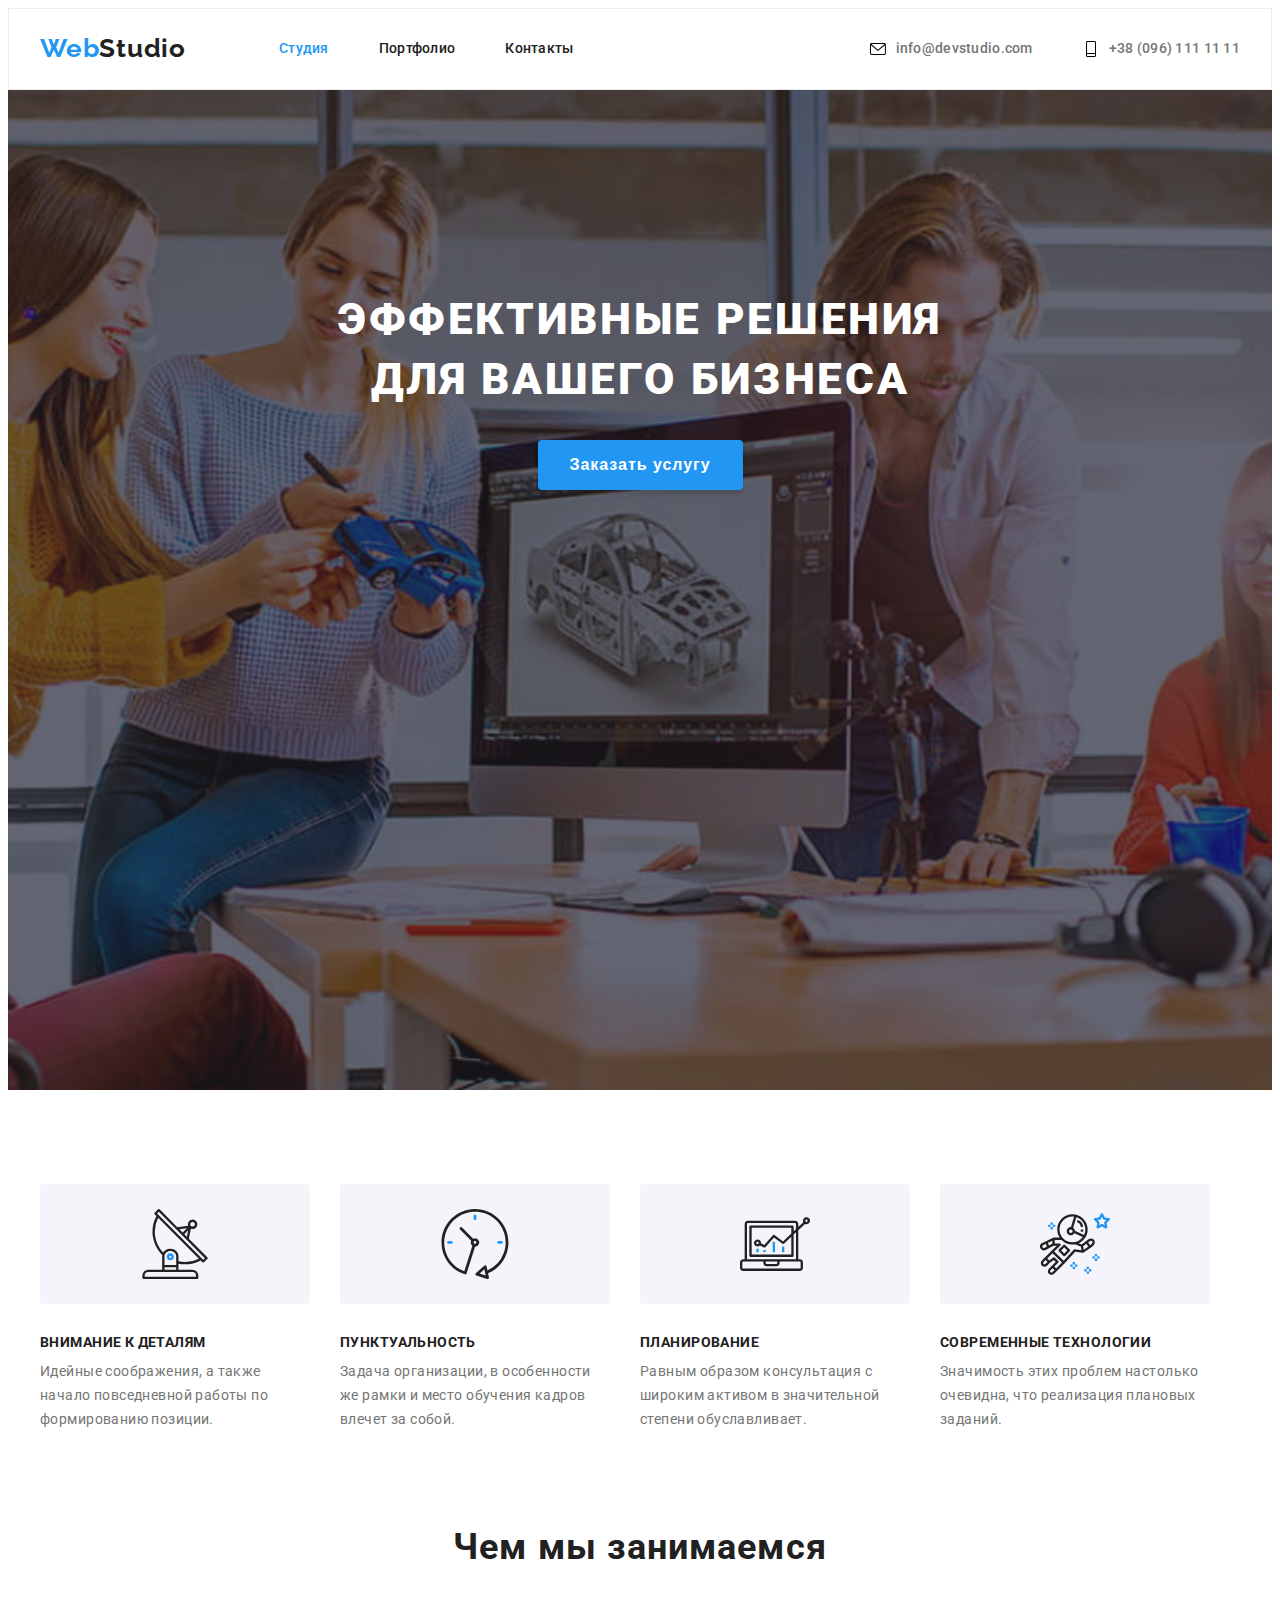
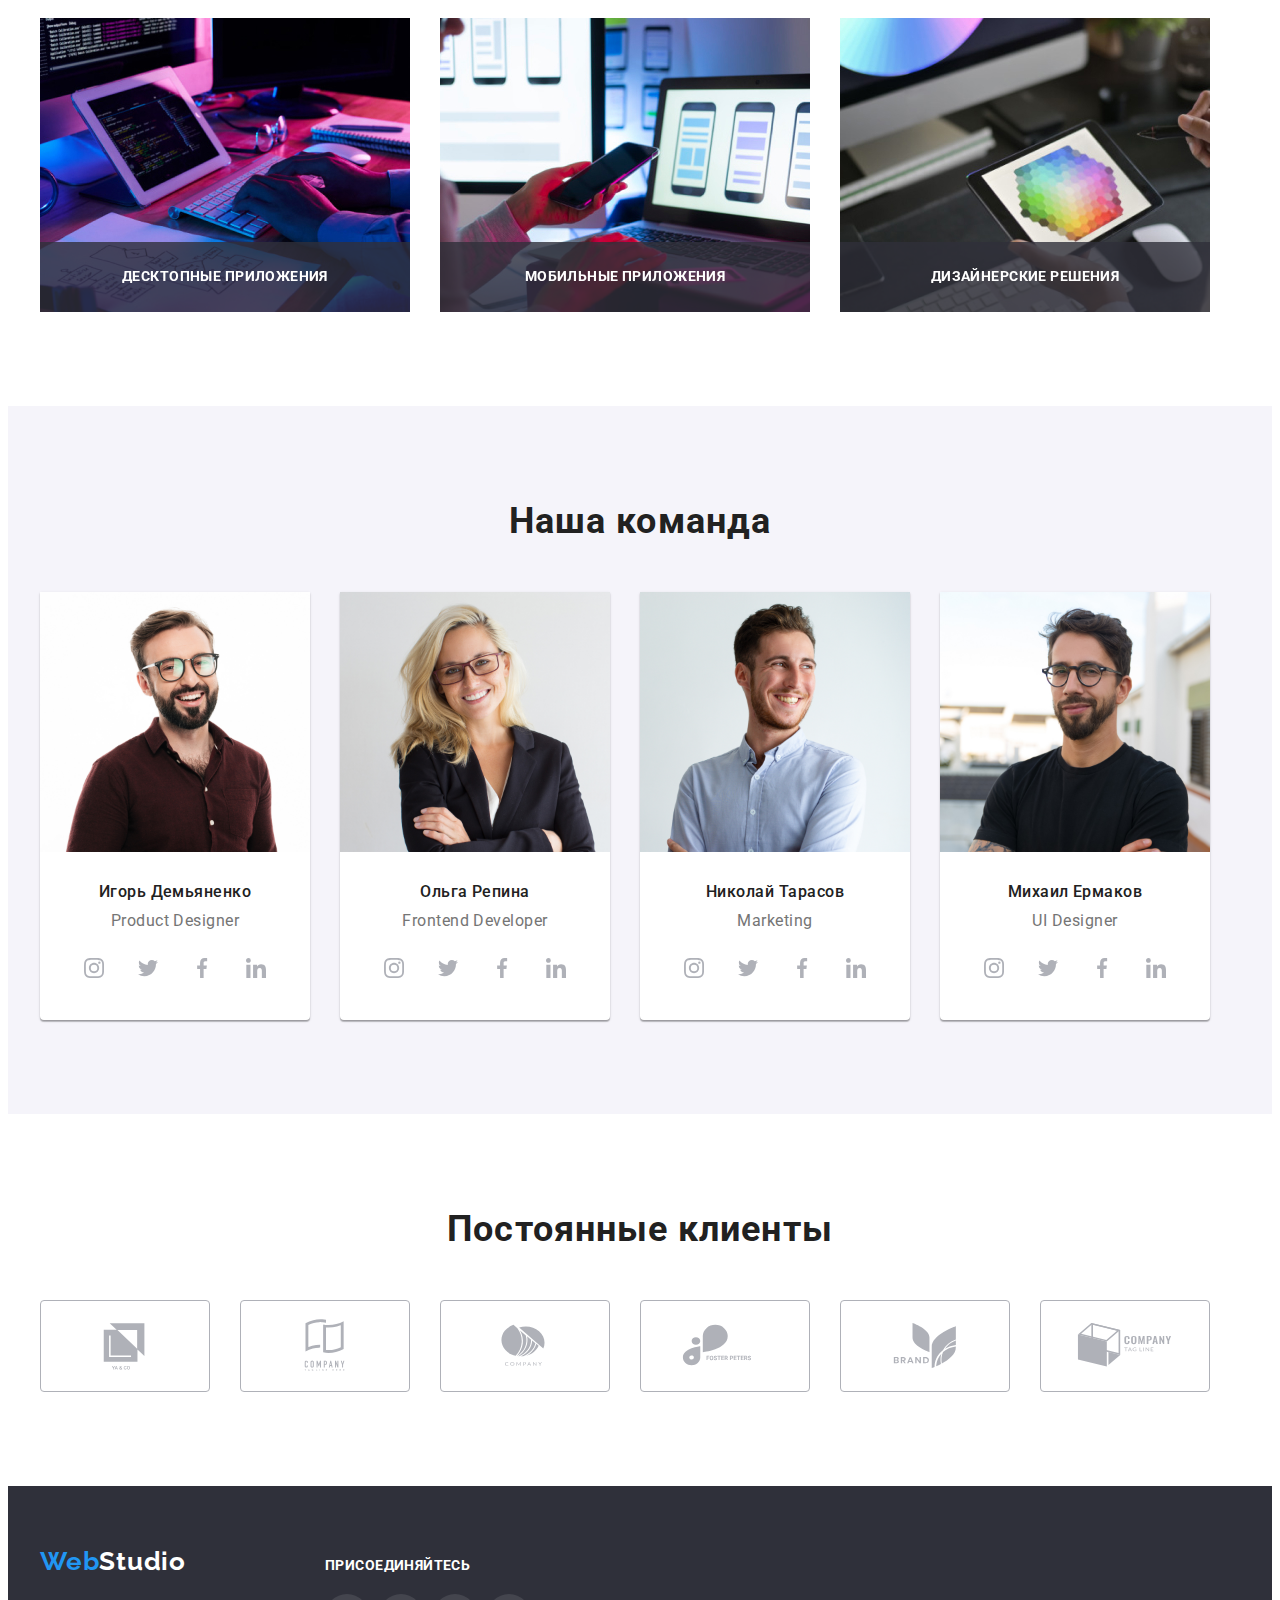
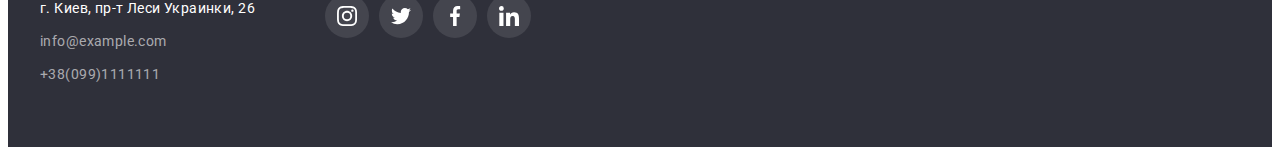
<file: index.html>
<!DOCTYPE html>
<html lang="ru">
    
<head>
    <meta charset="UTF-8">
    <meta http-equiv="X-UA-Compatible" content="IE=edge">
    <meta name="viewport" content="width=device-width, initial-scale=1.0">
    <title>Homework-2</title>
    <link href="https://fonts.googleapis.com/css2?family=Raleway:wght@700&family=Roboto:wght@400;500;700;900&display=swap"
        rel="stylesheet">
    <link rel="stylesheet" href="https://cdnjs.cloudflare.com/ajax/libs/modern-normalize/1.1.0/modern-normalize.min.css"
        integrity="sha512-wpPYUAdjBVSE4KJnH1VR1HeZfpl1ub8YT/NKx4PuQ5NmX2tKuGu6U/JRp5y+Y8XG2tV+wKQpNHVUX03MfMFn9Q=="
        crossorigin="anonymous" referrerpolicy="no-referrer" />
    <link rel="stylesheet" href="./css/styles.css">
</head>
<body>
    <!--Шапка сайта-->
    <header class="page-header">
       <div class="container">
        <div class="header-container">
            <nav class="header-nav">
                <a href="./site.html" class="logo" lang="en"><span class="logo-blue">Web</span>Studio</a>
                <ul class="site-nav list">
                    <li class="item"> <a href="" class="link current">Студия</a></li>
                    <li class="item"> <a href="./portfolio.html" class="link">Портфолио</a></li>
                    <li class="item"> <a href="" class="link">Контакты</a></li>
                </ul>
            </nav>
            <ul class="auto-nav list">
                <li class="li-adress">
            
                    <a href="info@devstudio.com" class="adress">
                        <svg class="adress-svg">
                            <use href="./img/logo company/sprite.svg#icon-envelope"></use>
                        </svg>
                        info@devstudio.com</a>
                </li>
                <li class="li-adress">
            
                    <a href="tel:+380961111111" class="adress">
                        <svg class="adress-svg">
                            <use href="./img/logo company/sprite.svg#icon-Vector"></use>
                        </svg>
                        +38 (096) 111 11 11</a>
                </li>
            </ul>
        </div>
       </div>

    </header>
    <main>
        <!--Герой-->
        <section class="hero-section">
            <div class="hero-container">
               
                <h1 class="hero-title">Эффективные решения для вашего бизнеса</h1>
                <button type="button" class="button" data-modal-open >Заказать услугу</button>
                <div data-modal class="hero-backdrop is-hidden" >
                    <div class="hero-modal">
                       <button data-modal-close type="button" class="hero-button"> 
                           <svg class="hero-svg"><use href="./img/logo company/sprite.svg#icon-close-black"></use></svg>
                       </button>
                    </div>
                </div>
            </div >
        </section>
        <!--Особенности-->
        <section class="features">            
            <div class="container">
            <h2 class="hide">Особенности</h2>
            <ul class="features-container list">
                    <li class="features-item">
                        <a class="features-a" href=""> <svg class="features-icon">
                                <use href="./img/icons/sprite.svg#icon-antenna"></use>
                            </svg>
                        </a>
                        <h3 class="third-text">Внимание к деталям</h3>
                        <p class="p-text">Идейные соображения, а также начало повседневной работы по формированию позиции.</p>
                    </li>
                    <li class="features-item">
                        <a class="features-a" href=""> <svg class="features-icon">
                                <use href="./img/icons/sprite.svg#icon-clock"></use>
                            </svg>
                        </a>
                        <h3 class="third-text">Пунктуальность</h3>
                        <p class="p-text">Задача организации, в особенности же рамки и место обучения кадров влечет за собой.</p>
                    </li>
                    <li class="features-item">
                        <a class="features-a" href=""> <svg class="features-icon">
                                <use href="./img/icons/sprite.svg#icon-diagram"></use>
                            </svg>
                        </a>
                        <h3 class="third-text">Планирование</h3>
                        <p class="p-text">Равным образом консультация с широким активом в значительной степени обуславливает.</p>
                    </li>
                    <li class="features-item">
                        <a class="features-a" href=""> <svg class="features-icon">
                                <use href="./img/icons/sprite.svg#icon-astronaut"></use>
                            </svg>
                        </a>
                        <h3 class=" third-text">Современные технологии</h3>
                        <p class="p-text">Значимость этих проблем настолько очевидна, что реализация плановых заданий.</p>
                    </li>
             </ul>
             
            </div>
        </section>
        <!--Чем занимаеся-->
        <section class="work">            
           <div class="container">
            <h2 class="second-title">Чем мы занимаемся</h2>
                <ul class="work-container list">
                    <li class="work-item">
                       <div class="work-position">
                            <img src="./img/img1.jpg" class="work-img" alt="Набор текста на компьютере" />
                            <p class="work-text">Десктопные приложения</p>
                       </div>
                    </li>
                    <li class="work-item">
                        <div class="work-position">
                            <img src="./img/img2.jpg" class="work-img" alt="Связь компьютера с телефоном" />
                            <p class="work-text">Мобильные приложения</p>
                        </div>
                    </li>
                    <li class="work-item">
                        <div class="work-position">
                            <img src="./img/img3.jpg" class="work-img" alt="Связь компьютера с планшетом" />
                            <p class="work-text">Дизайнерские решения</p>
                        </div>
                    </li>
                </ul>
           </div>    
         </section>
        <!--Наша команда-->
        <section class="team">            
           <div class="container">
            <h2 class="second-title">Наша команда</h2>
                <ul class="team-container list">
                    <li class="team-photo">
                        <img src="./img/team1.jpg" class="team-img" alt="Product Designer" width="270" height="260">
                        <h3 class="team-title">Игорь Демьяненко</h3>
                        <p class="team-text" lang="en">Product Designer</p>
                        <ul class="team-icon list">
                            <li class="icon">
                                <a href="" class="team-logo"> <svg class="team-svg">
                                    <use href="./img/logo company/sprite.svg#icon-instagram"></use>
                                </svg></a>
                            </li>
                            <li class="icon">
                               <a href="" class="team-logo"> <svg class="team-svg">
                                    <use href="./img/logo company/sprite.svg#icon-twitter"></use>
                                </svg></a>
                            </li>
                            <li class="icon">
                                <a href="" class="team-logo"> <svg class="team-svg">
                                        <use href="./img/logo company/sprite.svg#icon-facebook"></use>
                                    </svg></a>
                            </li>
                            <li class="icon" >
                                <a href="" class="team-logo"> <svg class="team-svg">
                                        <use href="./img/logo company/sprite.svg#icon-linkedin"></use>
                                 </svg></a>

                            </li>
                        </ul>
                    </li>
                    <li class="team-photo">
                        <img src="./img/team2.jpg" class="team-img" alt="Frontend Developer" width="270" height="260">
                        <h3 class="team-title">Ольга Репина</h3>
                        <p class="team-text" lang="en">Frontend Developer</p>
                        <ul class="team-icon list">
                            <li class="icon">
                                <a href="" class="team-logo"> <svg class="team-svg">
                                        <use href="./img/logo company/sprite.svg#icon-instagram"></use>
                                    </svg></a>
                            </li>
                            <li class="icon">
                                <a href="" class="team-logo"> <svg class="team-svg">
                                        <use href="./img/logo company/sprite.svg#icon-twitter"></use>
                                    </svg></a>
                            </li>
                            <li class="icon">
                                <a href="" class="team-logo"> <svg class="team-svg">
                                        <use href="./img/logo company/sprite.svg#icon-facebook"></use>
                                    </svg></a>
                            </li>
                            <li class="icon">
                                <a href="" class="team-logo"> <svg class="team-svg">
                                        <use href="./img/logo company/sprite.svg#icon-linkedin"></use>
                                    </svg></a>
                        
                            </li>
                        </ul>
                    </li>
                    <li class="team-photo">
                        <img src="./img/team3.jpg" class="team-img" alt="Marketing" width="270" height="260">
                        <h3 class="team-title">Николай Тарасов</h3>
                        <p class="team-text" lang="en">Marketing</p>
                        <ul class="team-icon list">
                            <li class="icon">
                                <a href="" class="team-logo"> <svg class="team-svg">
                                        <use href="./img/logo company/sprite.svg#icon-instagram"></use>
                                    </svg></a>
                            </li>
                            <li class="icon">
                                <a href="" class="team-logo"> <svg class="team-svg">
                                        <use href="./img/logo company/sprite.svg#icon-twitter"></use>
                                    </svg></a>
                            </li>
                            <li class="icon">
                                <a href="" class="team-logo"> <svg class="team-svg">
                                        <use href="./img/logo company/sprite.svg#icon-facebook"></use>
                                    </svg></a>
                            </li>
                            <li class="icon">
                                <a href="" class="team-logo"> <svg class="team-svg">
                                        <use href="./img/logo company/sprite.svg#icon-linkedin"></use>
                                    </svg></a>
                        
                            </li>
                        </ul>
                
                    </li>
                    <li class="team-photo">
                        <img src="./img/team4.jpg" class="team-img" alt="UI Designer" width="270" height="260">
                        <h3 class="team-title">Михаил Ермаков</h3>
                        <p class="team-text" lang="en">UI Designer</p>
                        <ul class="team-icon list">
                            <li class="icon">
                                <a href="" class="team-logo"> <svg class="team-svg">
                                        <use href="./img/logo company/sprite.svg#icon-instagram"></use>
                                    </svg></a>
                            </li>
                            <li class="icon">
                                <a href="" class="team-logo"> <svg class="team-svg">
                                        <use href="./img/logo company/sprite.svg#icon-twitter"></use>
                                    </svg></a>
                            </li>
                            <li class="icon">
                                <a href="" class="team-logo"> <svg class="team-svg">
                                        <use href="./img/logo company/sprite.svg#icon-facebook"></use>
                                    </svg></a>
                            </li>
                            <li class="icon">
                                <a href="" class="team-logo"> <svg class="team-svg">
                                        <use href="./img/logo company/sprite.svg#icon-linkedin"></use>
                                    </svg></a>
                        
                            </li>
                        </ul>
                    </li>
                </ul>
           </div>
        </section>
        <!--Customer-->
        <section class="customer">
            <div class="container">
                <h2 class="customer-title">Постоянные клиенты</h2>
                <div class="customer-container">
                    <ul class="customer-list list">
                        <li class="customer-icon">
                            <a href="" class="customer-logo"> <svg class="customer-svg">
                                    <use href="./img/logo company/sprite.svg#icon-Logo1"></use>
                                </svg></a>
        
                        </li>
                        <li class="customer-icon">
                            <a href="" class="customer-logo"> <svg class="customer-svg">
                                    <use href="./img/logo company/sprite.svg#icon-Logo2"></use>
                                </svg></a>
        
                        </li>
                        <li class="customer-icon">
                            <a href="" class="customer-logo"> <svg class="customer-svg">
                                    <use href="./img/logo company/sprite.svg#icon-Logo3"></use>
                                </svg></a>
        
                        </li>
                        <li class="customer-icon">
                            <a href="" class="customer-logo"> <svg class="customer-svg">
                                    <use href="./img/logo company/sprite.svg#icon-Logo4"></use>
                                </svg></a>
        
                        </li>
                        <li class="customer-icon">
                            <a href="" class="customer-logo"> <svg class="customer-svg">
                                    <use href="./img/logo company/sprite.svg#icon-Logo5"></use>
                                </svg></a>
        
                        </li>
                        <li class="customer-icon">
                            <a href="" class="customer-logo"> <svg class="customer-svg">
                                    <use href="./img/logo company/sprite.svg#icon-Logo6"></use>
                                </svg></a>
        
                        </li>
                    </ul>
                </div>
            </div>
        </section>
    </main>    
    <!--Footer-->
    <footer class="hooter">
       <div class="container">
            <div class="hooter-container">
                <div class="adress-conainer">
                    <a href="./site.html" class="logo-hooter" lang="en"><span class="logo-blue">Web</span>Studio</a>
                    <address class="hooter-adress">
                        <p class="hooter-text">г. Киев, пр-т Леси Украинки, 26</p>
                        <ul class="list">
                            <li class="hooter-item">
                                <a href="info@example.com" class="hooter-a">info@example.com</a>
                            </li>
                            <li class="hooter-item">
                                <a href="+380991111111" class="hooter-a">+38(099)1111111</a>
                            </li>
                        </ul>
                    
                    </address>
                </div>
                <div class="icon-container">
                    <p class="hooter-title">Присоединяйтесь</p>
                    <ul class="hooter-icon list">
                        <li class="li-icon">
                            <a href="" class="hooter-logo"> <svg class="hooter-svg">
                                    <use href="./img/icons/sprite.svg#icon-instagram"></use>
                                </svg></a>
                        </li>
                        <li class="li-icon">
                            <a href="" class="hooter-logo"> <svg class="hooter-svg">
                                    <use href="./img/icons/sprite.svg#icon-twitter"></use>
                                </svg></a>
                        </li>
                        <li class="li-icon">
                            <a href="" class="hooter-logo"> <svg class="hooter-svg">
                                    <use href="./img/icons/sprite.svg#icon-facebook"></use>
                                </svg></a>
                        </li>
                        <li class="li-icon">
                            <a href="" class="hooter-logo"> <svg class="hooter-svg">
                                    <use href="./img/icons/sprite.svg#icon-linkedin"></use>
                                </svg></a>
                    
                        </li>
                    </ul>
                </div>
            </div>
       </div>
    </footer>
    <script src="./js/modal.js"></script>    
</body>
</html>
</file>
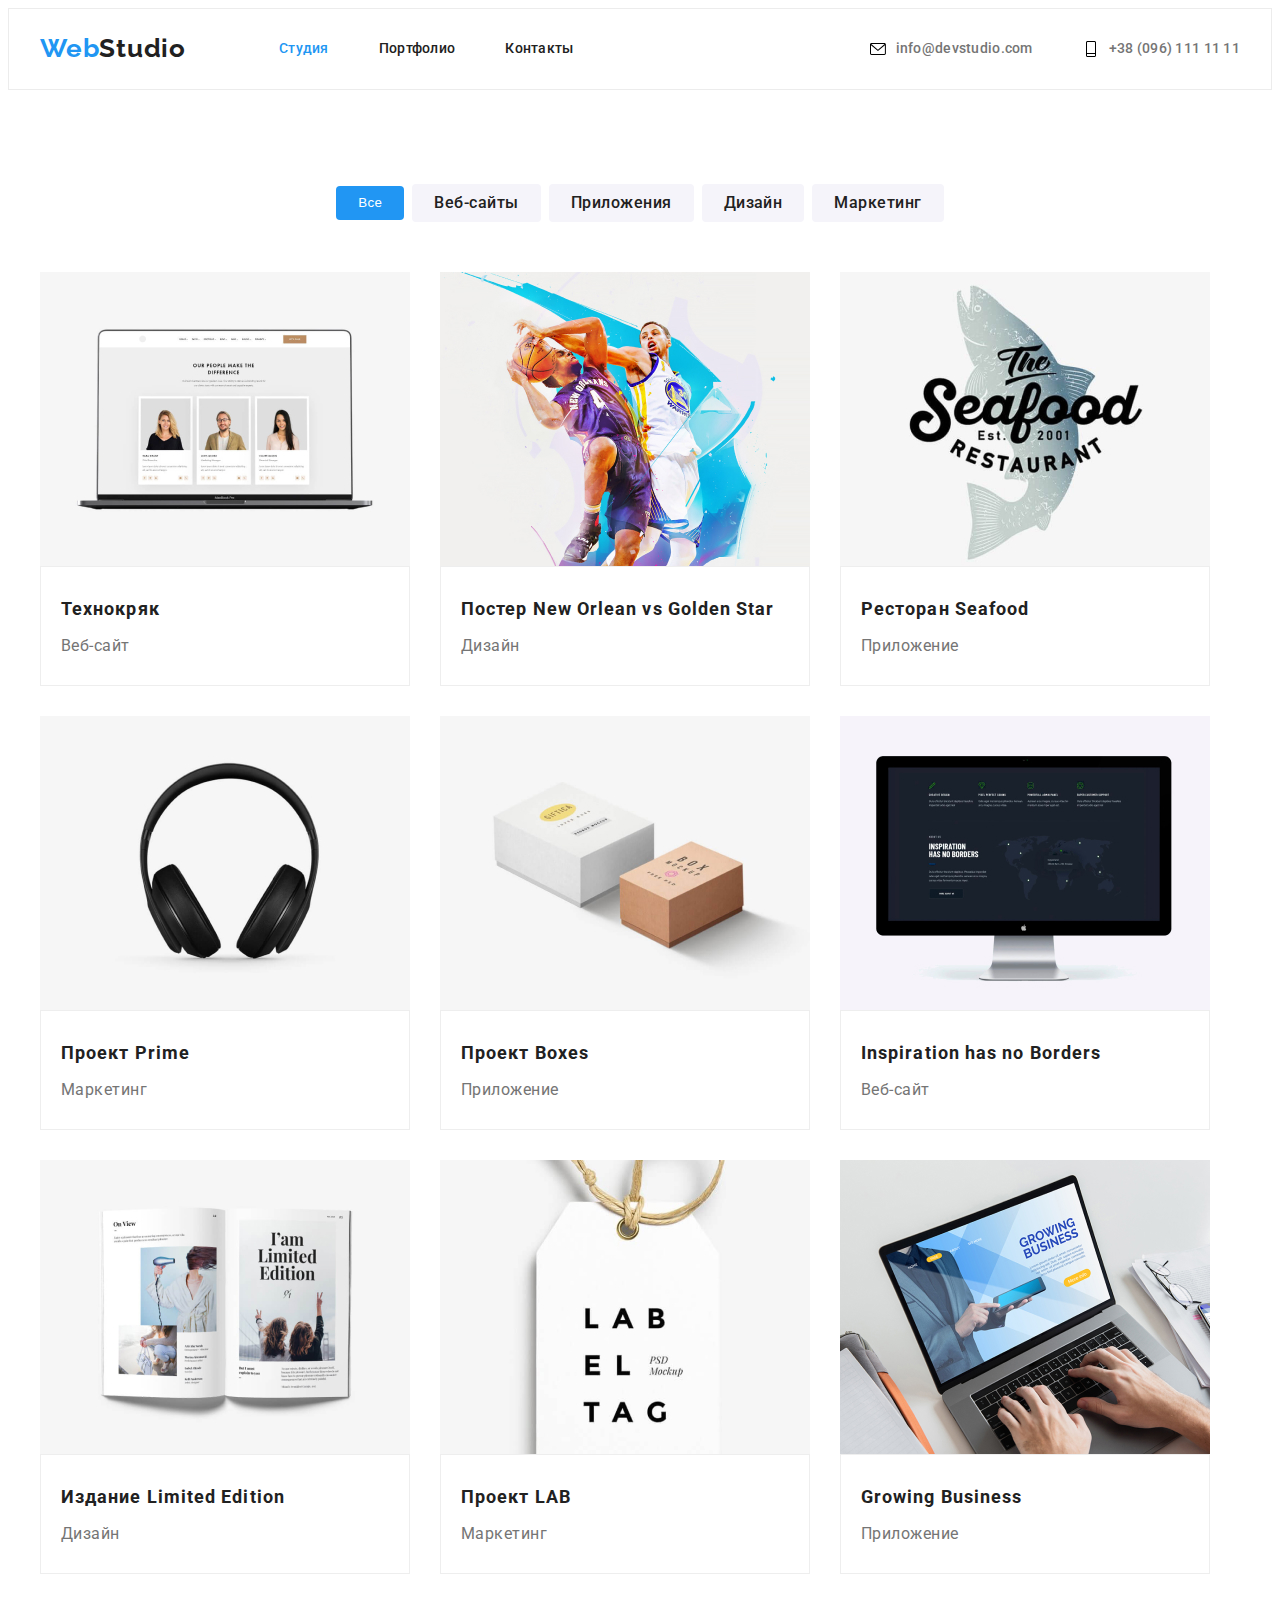
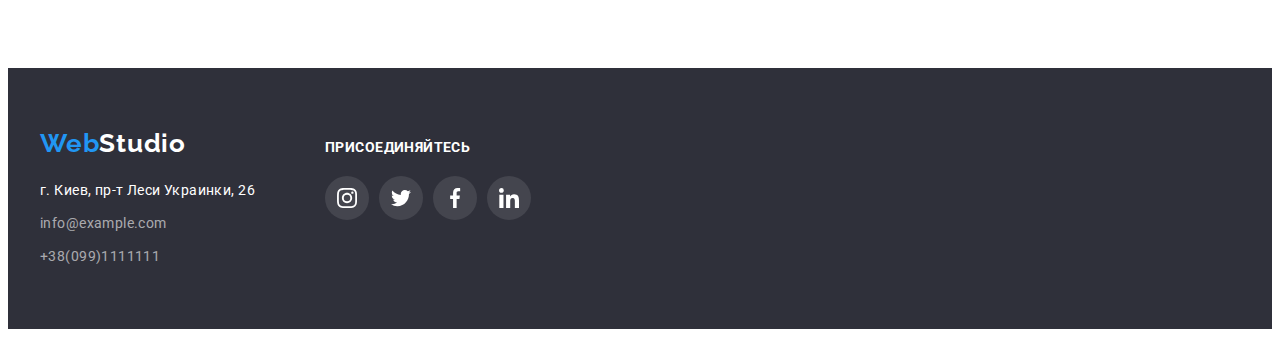
<file: portfolio.html>
<!DOCTYPE html>
<html lang="ru">

<head>
    <meta charset="UTF-8">
    <meta http-equiv="X-UA-Compatible" content="IE=edge">
    <meta name="viewport" content="width=device-width, initial-scale=1.0">
    <title>Homework-1</title>
    <link
        href="https://fonts.googleapis.com/css2?family=Raleway:wght@700&family=Roboto:wght@400;500;700;900&display=swap"
        rel="stylesheet">
    <link rel="stylesheet" href="https://cdnjs.cloudflare.com/ajax/libs/modern-normalize/1.1.0/modern-normalize.min.css"
        integrity="sha512-wpPYUAdjBVSE4KJnH1VR1HeZfpl1ub8YT/NKx4PuQ5NmX2tKuGu6U/JRp5y+Y8XG2tV+wKQpNHVUX03MfMFn9Q=="
        crossorigin="anonymous" referrerpolicy="no-referrer" />
    <link rel="stylesheet" href="./css/styles.css">
</head>

<body>
    <!--Шапка сайта-->
    <header class="page-header">
        <div class="container">
            <div class="header-container">
                <nav class="header-nav">
                    <a href="./site.html" class="logo" lang="en"><span class="logo-blue">Web</span>Studio</a>
                    <ul class="site-nav list">
                        <li class="item"> <a href="./index.html" class="link current">Студия</a></li>
                        <li class="item"> <a href="./portfolio.html" class="link">Портфолио</a></li>
                        <li class="item"> <a href="" class="link">Контакты</a></li>
                    </ul>
                </nav>
                <ul class="auto-nav list">
                    <li class="li-adress">
    
                        <a href="info@devstudio.com" class="adress">
                            <svg class="adress-svg">
                                <use href="./img/logo company/sprite.svg#icon-envelope"></use>
                            </svg>
                            info@devstudio.com</a>
                    </li>
                    <li class="li-adress">
    
                        <a href="tel:+380961111111" class="adress">
                            <svg class="adress-svg">
                                <use href="./img/logo company/sprite.svg#icon-Vector"></use>
                            </svg>
                            +38 (096) 111 11 11</a>
                    </li>
                </ul>
            </div>
        </div>
    
    </header>
    <main >
        <section class="page">                   
             <div class="container">   
                <h1 class="hide">works</h1>
                <ul class="page-nav list">
                    <li class="button-work"><button type="button" class="all">Все</button></li>
                    <li class="button-work"><button type="button" class="button-port">Веб-сайты</button></li>
                    <li class="button-work"><button type="button" class="button-port">Приложения</button></li>
                    <li class="button-work"><button type="button" class="button-port">Дизайн</button></li>
                    <li class="button-work"><button type="button" class="button-port">Маркетинг</button></li>
                </ul>
                
                <ul class="photo list">
                    <li class="photo-item">                       
                          
                                <a href="" class="photo-a">                               
                                  <div class="container-ovelay">
                                    <img src="./img/portfolio/img1.jpg" class="photo-img" alt="Технокряк">
                                    <p class="text-overlay">Ресурс предлагает комплексные предложения с разным уровнем функционала и сервисов.
                                        Все это
                                        позволит посетителю получить
                                        исчерпывающие сведения о компании или частном лице.</p>
                                  </div>
                                        
                                        <div class="text-container">
                                            <h2 class="title">Технокряк</h2>
                                            <p class="photo-text">Веб-сайт</p>                                            
                                        
                                        </div> 
                                
                                </a>
                                               
                        
                    </li>
                    <li class="photo-item">
                        <a href="" class="photo-a" >
                            <div class="container-ovelay">
                                <img src="./img/portfolio/img2.jpg" class="photo-img" alt="Постер New Orlean vs Golden Star">
                                <p class="text-overlay">Ресурс предлагает комплексные предложения с разным уровнем функционала и сервисов. Все это
                                    позволит посетителю
                                    получить
                                    исчерпывающие сведения о компании или частном лице.</p>
                            </div>
                            <div class="text-container">
                                <h2 class="title">Постер <span lang="en">New Orlean vs Golden Star</span> </h2>
                                <p class="photo-text">Дизайн</p> 
                                
                            </div>
                        </a>                      
                
                    </li>
                    <li class="photo-item">
                        <a href="" class="photo-a" >
                            <div class="container-ovelay">
                                <img src="./img/portfolio/img3.jpg" class="photo-img" alt="Ресторан Seafood">
                                <p class="text-overlay">Ресурс предлагает комплексные предложения с разным уровнем функционала и сервисов. Все это
                                    позволит посетителю получить
                                    исчерпывающие сведения о компании или частном лице.</p>
                            </div>
                            <div class="text-container">
                                <h2 class="title">Ресторан <span lang="en">Seafood</span></h2>
                                <p class="photo-text">Приложение</p>
                                
                            </div>
                        </a>                      
                
                    </li>
                    <li class="photo-item">
                        <a href="" class="photo-a" >
                            <div class="container-ovelay">
                                <img src="./img/portfolio/img4.jpg" class="photo-img" alt="Проект Prime">
                                <p class="text-overlay">Ресурс предлагает комплексные предложения с разным уровнем функционала и сервисов. Все это
                                    позволит посетителю получить
                                    исчерпывающие сведения о компании или частном лице.</p>
                            </div>
                            <div class="text-container">
                                <h2 class="title">Проект <span lang="en">Prime</span></h2>
                                <p class="photo-text">Маркетинг</p>                                
                            
                            </div>
                        </a>
                       
                
                    </li>
                    <li class="photo-item">
                        <a href="" class="photo-a" >
                            <div class="container-ovelay">
                                <img src="./img/portfolio/img5.jpg" class="photo-img" alt="Проект Boxes">
                                <p class="text-overlay">Ресурс предлагает комплексные предложения с разным уровнем функционала и сервисов. Все это
                                    позволит посетителю получить
                                    исчерпывающие сведения о компании или частном лице.</p>
                            </div>
                            <div class="text-container">
                                <h2 class="title">Проект <span lang="en">Boxes</span> </h2>
                                <p class="photo-text">Приложение</p>
                                
                            </div>
                        </a>               
                
                    </li>
                    <li class="photo-item">
                        <a href="" class="photo-a" >
                           <div class="container-ovelay">
                                <img src="./img/portfolio/img6.jpg" class="photo-img" alt="Inspiration has no Borders">
                                <p class="text-overlay">Ресурс предлагает комплексные предложения с разным уровнем функционала и сервисов. Все это
                                    позволит посетителю
                                    получить
                                    исчерпывающие сведения о компании или частном лице.</p>
                           </div>
                            <div class="text-container">
                                <h2 lang="en" class="title">Inspiration has no Borders</h2>
                                <p class="photo-text">Веб-сайт</p>
                                
                            </div>
                        </a>                                       
                    </li>
                    <li class="photo-item">
                        <a href="" class="photo-a" >
                            <div class="container-ovelay">
                                <img src="./img/portfolio/img7.jpg" class="photo-img" alt="Издание Limited Edition">
                                <p class="text-overlay">Ресурс предлагает комплексные предложения с разным уровнем функционала и сервисов. Все это
                                    позволит посетителю получить
                                    исчерпывающие сведения о компании или частном лице.</p>
                            </div>
                            <div class="text-container">
                                <h2 class="title">Издание <span lang="en">Limited Edition</span></h2>
                                <p class="photo-text">Дизайн</p>                               
                            
                            </div>
                        </a>
                        
                
                    </li>
                    <li class="photo-item">
                       <a href="" class="photo-a" >
                            <div class="container-ovelay">
                                <img src="./img/portfolio/img8.jpg" class="photo-img" alt="Проект LAB">
                                <p class="text-overlay">Ресурс предлагает комплексные предложения с разным уровнем функционала и сервисов. Все это
                                    позволит посетителю получить
                                    исчерпывающие сведения о компании или частном лице.</p>
                            </div>
                            <div class="text-container">
                                <h2 class="title">Проект <span lang="en">LAB</span> </h2>
                                <p class="photo-text">Маркетинг</p>                               
                            
                            </div>
                       </a>
                
                    </li>
                    <li class="photo-item">
                       <a href="" class="photo-a" >
                            <div class="container-ovelay">
                                <img src="./img/portfolio/img9.jpg" class="photo-img" alt="Growing Business">
                                <p class="text-overlay">Ресурс предлагает комплексные предложения с разным уровнем функционала и сервисов. Все это
                                    позволит посетителю
                                    получить
                                    исчерпывающие сведения о компании или частном лице.</p>
                            </div>
                            <div class="text-container">
                                <h2 lang="en" class="title">Growing Business</h2>
                                <p class="photo-text">Приложение</p>
                                
                            </div>
                       </a>
                
                    </li>
                </ul>
             </div>    
        </section>       

    </main>

    <!--Footer-->
<footer class="hooter">
    <div class="container">
        <div class="hooter-container">
            <div class="adress-conainer">
                <a href="./site.html" class="logo-hooter" lang="en"><span class="logo-blue">Web</span>Studio</a>
                <address class="hooter-adress">
                    <p class="hooter-text">г. Киев, пр-т Леси Украинки, 26</p>
                    <ul class="list">
                        <li class="hooter-item">
                            <a href="info@example.com" class="hooter-a">info@example.com</a>
                        </li>
                        <li class="hooter-item">
                            <a href="+380991111111" class="hooter-a">+38(099)1111111</a>
                        </li>
                    </ul>

                </address>
            </div>
            <div class="icon-container">
                <p class="hooter-title">Присоединяйтесь</p>
                <ul class="hooter-icon list">
                    <li class="li-icon">
                        <a href="" class="hooter-logo"> <svg class="hooter-svg">
                                <use href="./img/icons/sprite.svg#icon-instagram"></use>
                            </svg></a>
                    </li>
                    <li class="li-icon">
                        <a href="" class="hooter-logo"> <svg class="hooter-svg">
                                <use href="./img/icons/sprite.svg#icon-twitter"></use>
                            </svg></a>
                    </li>
                    <li class="li-icon">
                        <a href="" class="hooter-logo"> <svg class="hooter-svg">
                                <use href="./img/icons/sprite.svg#icon-facebook"></use>
                            </svg></a>
                    </li>
                    <li class="li-icon">
                        <a href="" class="hooter-logo"> <svg class="hooter-svg">
                                <use href="./img/icons/sprite.svg#icon-linkedin"></use>
                            </svg></a>

                    </li>
                </ul>
            </div>
        </div>
    </div>
</footer>

</body>

</html>
</file>
<file: css/styles.css>
:root {
    --primery-text-color:#757575;
    --title-color: #212121;
    --acsent-color: #2196F3;
    --white-color: #FFFF;
    --background-color: #F5F4FA;
    --button-color: #2F303A;
    --icon-color: #AFB1B8;
    --timing-function: cubic-bezier(0.4, 0, 0.2, 1);    
}
body {
background-color: var(--white-color);
color: var(--primery-text-color);

font-family: Roboto, sans-serif;

}

.list {
    list-style: none; 
    margin-top: 0; 
    margin-bottom: 0;
    padding-left: 0;
}
.container {
    
    width: 1200px;
    margin-left: auto;
    margin-right: auto;
    padding-left: 15px;
    padding-right: 15px;
   
}

/* header */
.page-header {
    position: relative;        
    margin-left: auto;
    margin-right: auto;
    border: 1px solid #ECECEC;
}
.header-container {
    display: flex;    
    align-items: center;   
}
.header-nav {
  display: flex;
 align-items: center;
}
.site-nav {
    display: flex;
    margin-left: 93px; 
}

.auto-nav {
    display: flex;
   margin-left: auto;
}
.page-header {
    background-color:var(--white-color) ;
    
    font-weight: 500;
    font-size: 14px;
    line-height: 1.14;
    letter-spacing: 0.02em;
 }
.logo {
    display: inline;

    padding-top: 24px;
    padding-bottom: 24px;

    color: var(--title-color);
    
    font-family: 'Raleway';
    font-style: normal;
    font-weight: 700;
    font-size: 26px;
    line-height: 1.2;
    letter-spacing: 0.03em;

    text-decoration: none;
}
.logo:hover {
    color: var(--primery-text-color);
}

.logo-blue {
    color: var(--acsent-color);

    font-family: 'Raleway';
    font-style: normal;
    font-weight: 700;
    font-size: 26px;
    line-height: 1.2;
    letter-spacing: 0.03em;    
}
.logo-blue:hover {
    color: var(--primery-text-color);
}
.item {
    display: inline;
}
.item + .item {
    margin-left: 50px;
}
.link {    
    position: relative;
    padding-top: 32px;
    padding-bottom: 32px;
    transition: color 250ms var(--timing-function);

    color: var(--title-color);
    text-decoration: none;     
}
.link::after {
    content: "";
    position: absolute;
    left: 0;
    bottom: 0;

    width: 100%;
    height: 4px;
    border: 2px;  

    background-color: var(--acsent-color);     
   
    transform: scaleX(0);
    transition: transform 250ms var(--timing-function);
}
.link:hover::after {
    transform: scaleX(1);
}
.link.current {
    color: var(--acsent-color);
}
 .link:hover, .link:focus {
    
    color: var(--acsent-color);

}  
.li-adress {
    display: flex;
    margin: 0;
}
.li-adress+.li-adress {
    margin-left: 50px;
}
.adress {
    display: flex; 
    align-items: center;
    padding-top: 32px;
    padding-bottom: 32px; 
    transition: color 250ms var(--timing-function), fill 250ms var(--timing-function); 

    color: var(--primery-text-color);

    text-decoration: none;
}
.adress-svg {    
    width: 16px;
    height: 16px;
    margin-right: 10px;

    color: var(--primery-text-color);
}
.adress:hover, .adress:focus {    
    color: var(--acsent-color);
    fill: var(--acsent-color);
}

/* Hero section */
.hero-section { 
    max-width: 1600px;
    height: 600px;
    margin-left: auto;
    margin-right: auto;
    padding-top: 200px;
    padding-bottom: 200px;

    background-color: var(--button-color);
    background-image: linear-gradient(to right, 
    rgba(47, 48, 58, 0.4), 
    rgba(47, 48, 58, 0.4)), 
    url("../img/hero.jpg");
    background-size: cover;
    background-position: center;
    background-repeat: no-repeat;
    
    color: var(--white-color);    
    text-align: center;      
}
.hero-container {
    position: relative;
}
.hero-backdrop {
    position: fixed;
    top: 0;
    left: 0;
    opacity: 1;
    transition: opasity 250ms var(--timing-function);   

    width: 100%;
    height: 1024px;   
    
    background: rgba(0, 0, 0, 0.2);
}
.hero-backdrop.is-hidden{
    opacity: 0;
    transition: opacity 250ms var(--timing-function);
    pointer-events: none;
}    
.hero-modal {
    position: absolute;
    top: 50%;
    left: 50%;
    transform: translate(-50%, -50%);

    width: 528px;
    height: 581px;

    background: #FFFFFF;
    box-shadow: 0px 1px 3px rgba(0, 0, 0, 0.12), 0px 1px 1px rgba(0, 0, 0, 0.14), 0px 2px 1px rgba(0, 0, 0, 0.2);
    border-radius: 4px;
}
.hero-button {
    position: absolute;
    width: 30px;
    height: 30px;
    top: 8px;
    right: 8px;
    border-radius: 50%;
    transition: background-color 250ms var(--timing-function);  

    border: 1px solid rgba(0, 0, 0, 0.1);
}
.hero-button:hover, .hero-button:focus {
    background-color: rgba(0, 0, 0, 0.2);
}     
.hero-svg {
    width: 11px;
    height: 11px;
}
.img-button {
    display: block;
    margin: 0;
    padding: 0;
    justify-content: center;
}
.hero-title {
    width: 696px;  
    margin-left: auto;
    margin-right: auto;
    margin-top: 0;  
    margin-bottom: 30px;    

    font-style: normal;
    font-weight: 900;
    font-size: 44px;
    line-height: 1.36;    

    letter-spacing: 0.06em;
    text-transform: uppercase;
    text-align: center;
}
   .hide {
  visibility: hidden;
  margin-top: 0;
  margin-bottom: 0;  
  font-size: 0;
}
.button {      
    padding: 10px 32px;
    margin-left: auto;
    margin-right: auto;
    transition: var(--background-color) 250ms var(--timing-function);
    background-color: var(--acsent-color);
    color: var(--white-color); 
    box-shadow: 0px 4px 4px rgba(0, 0, 0, 0.15);
    
    font-weight: 700;
    font-size: 16px;
    line-height: 1.88;    
    
    align-items: center;   
    letter-spacing: 0.06em;
    border: 0;
    border-radius: 4px;
}
.button:hover, .button:focus {
    background: #188CE8;
    box-shadow: 0px 4px 4px rgba(0, 0, 0, 0.15);
    border-radius: 4px;
}

/* section features */
.features {
    padding-top: 94px;
    padding-bottom: 94px;
}
.features-container {
    display: flex;
    flex-wrap: wrap;
   }
   .features-a {     
     width: 270px;
     height: 120px;
    justify-content: center;
    align-items: center;
    display: flex;
     margin-bottom: 30px;
     background: var(--background-color);
     border-radius: 4px; 
   }
.features-icon {   
   width: 70px;
   height: 120px;
    
    border: 0;
    color: var(--title-color);            
}
.features-icon:hover {
    fill: var(--acsent-color);
}
.features-item {    
    width: 270px; 
}
.features-item + .features-item {
    margin-left: 30px;
}
.third-text {
    margin-top: 0;
    margin-bottom: 10px;
    color: var(--title-color); 
        
    font-weight: 700;
    font-size: 14px;
    line-height: 16px;
    letter-spacing: 0.03em; 
    text-transform: uppercase;    
}
.p-text {
    margin-top: 0;
    margin-bottom: 0;

    font-size: 14px;
    line-height: 1.71;    
    letter-spacing: 0.03em;
}

/* Work */
.work {
    padding-bottom: 94px;
}
.work-container {
    display: flex;      
}

.work-item + .work-item {
   margin-left: 30px;
}
.second-title {   
    margin-top: 0;
    margin-bottom: 50px;

    color: var(--title-color);    
        
    font-weight: 700;
    font-size: 36px;
    line-height: 42px;
    text-align: center;
    letter-spacing: 0.03em;    
}
.work-img {
    display: block;
    max-width: 370px;
    height: auto;     
}
.work-position {
    position: relative;  

}
.work-text {
    position: absolute;
    display: flex;
    justify-content: center;
    align-items: center;

    width: 100%;
    height: 70px;
    margin: 0;
    bottom: 0;
    left: 0;
      
    font-weight: 700;
    font-size: 14px;
    line-height: 1.2;
    text-align: center;
    letter-spacing: 0.03em;
    text-transform: uppercase;

    background: rgba(47, 48, 58, 0.8);
    color: var(--white-color);
}

/* Team */

.team {
    padding-top: 94px;
    padding-bottom: 94px;
    background-color: var(--background-color);
 }
.team-container {
    display: flex;    
}
.team-photo {
    padding-bottom: 30px;
    
    background-color: var(--white-color);
    box-shadow: 0px 1px 3px rgba(0, 0, 0, 0.12),
    0px 1px 1px rgba(0, 0, 0, 0.14),
    0px 2px 1px rgba(0, 0, 0, 0.2);
    border-radius: 0px 0px 4px 4px;

    text-align: center;
}
.team-icon {
    display: flex;
    justify-content: center;  
}
.icon {
    display: flex;
}
.icon + .icon {
   margin-left: 10px;   
}
.team-logo {
    display: flex;
    justify-content: center;
    align-items: center;
    transition: background-color 250ms var(--timing-function), fill 250ms var(--timing-function), color 250ms var(--timing-function);
    width: 44px;
    height: 44px;
    border-radius: 50%;
}
.team-logo:hover,
.team-logo:focus {
    background-color: var(--acsent-color);
    fill: var(--white-color);
    color: var(--white-color);
}
.team-logo:hover .team-svg,
.team-logo:focus .team-svg {
    background-color: var(--acsent-color);
    fill: var(--white-color);
    color: var(--white-color);
}
.team-img {
    display: block;
    max-width: 270px;
    margin-bottom: 30px;
}
.team-svg {   
    width: 20px;
    height: 20px;
      
    fill: var(--icon-color);
}
.team-photo + .team-photo {
    margin-left: 30px;
}
.team-title {
    margin-top: 0;
    margin-bottom: 10px;
    
    color: var(--title-color);    

    font-weight: 500;
    font-size: 16px;
    line-height: 1.2;     
    letter-spacing: 0.03em; 
}
.team-text {
    margin-top: 0;
    margin-bottom: 16px;

    font-size: 16px;
    line-height: 1.2;
    letter-spacing: 0.03em;    
}
/*Customer*/
.customer {
    padding-top: 94px;
    padding-bottom: 94px;
}
.customer-title {
    margin-top: 0;
    margin-bottom: 50px;

    font-style: normal;
    font-weight: 700;
    font-size: 36px;
    line-height: 1.17;
    text-align: center;
    letter-spacing: 0.03em;

    color: var(--title-color);
} 
.customer-list {
    display: flex;
    justify-items: center;
}
.customer-icon + .customer-icon {
    margin-left: 30px;
}
.customer-logo {
    display: flex;
    justify-content: center;
    align-items: center;
    width: 170px;
    height: 92px;
    transition: border 250ms var(--timing-function);
   
    border: 1px solid var(--icon-color);
    box-sizing: border-box;
    border-radius: 4px;
}
.customer-logo:hover,
.customer-logo:focus {
    border: 1px solid var(--acsent-color);
}
.customer-svg {    
    width: 106px;
    max-height: 60px;
    transition: fill 250ms var(--timing-function);
    fill: var(--icon-color);
}
.customer-logo:hover .customer-svg, .customer-logo:focus .customer-svg {
    fill: var(--acsent-color);
}

/* Hooter */
.hooter {
    display: flex;
    padding-top: 60px;
    padding-bottom: 60px;

    background-color: var(--button-color);    
}
.hooter-container {
    display: flex;
    align-items: baseline;
}
.adress-container {
   margin-left: 70px; 
}
.logo-hooter {
    display: flex;
    margin-bottom: 20px;
   
    font-family: 'Raleway';
    font-style: normal;
    font-weight: 700;
    font-size: 26px;
    line-height: 1.2;
    letter-spacing: 0.03em;
    text-decoration: none;  

    color: var(--white-color);
}
.logo-hooter:hover {
    color: var(--primery-text-color);    
}
.hooter-item {
    display: block;
    margin-bottom: 9px;
}
.hooter-a {  
    transition: color 250ms var(--timing-function);  
    font-style: normal;
    font-size: 14px;
    line-height: 1.71;
    letter-spacing: 0.03em;    
    text-decoration: none; 

    color: rgba(255, 255, 255, 0.6);
}
.hooter-item:last-child {
    margin-bottom: 0;
}
.hooter-a:hover, .hooter-a:focus {
    color: var(--acsent-color);   
}
.hooter-title {   
    margin-top: 0;
    margin-bottom: 20px;

    font-style: normal;
    font-weight: 700;
    font-size: 14px;
    line-height: 1.2;
    letter-spacing: 0.03em;
    text-transform: uppercase;

    color: var(--white-color);
}
.hooter-text {
    display: flex;
    margin-top: 0;
    margin-bottom: 9px;

    font-style: normal;  
    font-size: 14px;
    line-height: 1.71;   
    letter-spacing: 0.03em;
    
    color: var(--white-color);
}
.icon-container {
    margin-left: 70px;
}
.hooter-icon {
    display: flex;   
}
.li-icon+.li-icon {
    margin-left: 10px;
}
.hooter-logo {
    display: flex;
    justify-content: center;
    align-items: center;
    transition: background-color 250ms var(--timing-function);
    
    width: 44px;
    height: 44px;
    border-radius: 50%;
    background-color: rgba(255, 255, 255, 0.1);
    fill: var(--white-color);
}
.hooter-logo:hover, .hooter-logo:focus {
    background-color: var(--acsent-color);
}
.hooter-svg {   
    width: 20px;
    height: 20px;    

    fill: var(--white-color);
}
/* Portfolio */

.page {
    padding-top: 94px;
    padding-bottom: 94px;

    font-family: 'Roboto';
    font-size: 16px;
} 
.page-nav {
    display: flex;
    justify-content: center;
   
    align-items: center;
    
}
.page-item + .page-item {
    margin-left: 8px;
}
.all {
    border: 0;
    border-radius: 4px;
    padding: 6px 22px;
    transition: background-color 250ms var(--timing-function), color 250ms var(--timing-function);

    background-color: var(--acsent-color);
    color: var(--white-color);

    font-weight: 500;    
    line-height: 1.62;
    text-align: center;
    letter-spacing: 0.03em;
}
 .all:hover,  .all:focus {
   background-color: var(--background-color);
   color: var(--title-color);
    box-shadow: 0px 3px 1px rgba(0, 0, 0, 0.1),
    0px 1px 2px rgba(0, 0, 0, 0.08),
    0px 2px 2px rgba(0, 0, 0, 0.12);

 font-weight: 500;
 line-height: 1.62;
 text-align: center;
 letter-spacing: 0.03em;
}
.button-port {
    border: 0;
    border-radius: 4px;
    padding: 6px 22px;
    transition: background-color 250ms var(--timing-function), color 250ms var(--timing-function), box-shadow 250ms var(--timing-function);
  
    font-family: 'Roboto';
    font-style: normal;
    font-weight: 500;
    font-size: 16px;
    line-height: 1.62;
    text-align: center;
    letter-spacing: 0.03em;

    background-color: var(--background-color);
    color: var(--title-color);
}
.button-work + .button-work {
    margin-left: 8px;
}
.title {
    margin-top: 0;
    margin-bottom: 4;

    font-weight: 700;
    font-size: 18px;
    line-height: 2;    
    letter-spacing: 0.06em;
}
.button-port:hover, .button-port:focus {
    background-color: var(--acsent-color);
    color: var(--white-color);
    box-shadow: 0px 3px 1px rgba(0, 0, 0, 0.1),
    0px 1px 2px rgba(0, 0, 0, 0.08),
    0px 2px 2px rgba(0, 0, 0, 0.12);
}
.photo {
    display: flex;    
    margin-top: 50px;           
    flex-wrap: wrap;
    
    font-size: 16px;
    line-height: 1.88;
    letter-spacing: 0.03em; 
    
    color: var(--primery-text-color);
}
.photo-item {
    width: 370px;
    margin-right: 30px; 
    margin-bottom: 30px; 
}
.photo-item:nth-child(3n) {
    margin-right: 0;
}
.photo-item:nth-child(n+7) {
    margin-bottom: 0;
}
.photo-a {
   position: relative;
    display: block;
    text-decoration: none;  
}
.photo-a:hover, .photo-a:focus {
    box-shadow: 0px 1px 1px rgba(0, 0, 0, 0.12),
    0px 4px 4px rgba(0, 0, 0, 0.06),
    1px 4px 6px rgba(0, 0, 0, 0.16);
}
.photo-img {    
    display: block;
    margin-bottom: 0;
    overflow: hidden;      
}
.container-ovelay {
    position: relative;
    overflow: hidden;
}
.text-container {   
    margin-bottom: 0;
    padding: 24px 20px;
    border: 1px solid #EEEEEE;
}
.title {
    margin-bottom: 4px; 
    
    font-weight: 700;
    font-size: 18px;
    line-height: 2;    
    letter-spacing: 0.06em;

    color: var(--title-color);
}
.photo-text {
    margin-top: 0;
    margin-bottom: 0;    

    font-weight: 400;
    font-size: 16px;
    line-height: 1.88;   
    letter-spacing: 0.03em;

    color: var(--primery-text-color);
}

.text-overlay {
    position: absolute;
    
    width: 100%;
    height: 295px;
    padding: 63px 24px;
    margin-top: 0;
    margin-bottom: 0;
    top: 0;
    left: 0;
   
    transform: translateY(100%);
    transition: transform 250ms var(--timing-function);

    font-weight: 400;
    font-size: 18px;
    line-height: 1.56;
    letter-spacing: 0.03em;

    
    color: var(--white-color);
    background: rgba(33, 150, 243, 0.9);
}

.container-ovelay:hover .text-overlay {
    transform: translateY(0);
}
</file>
